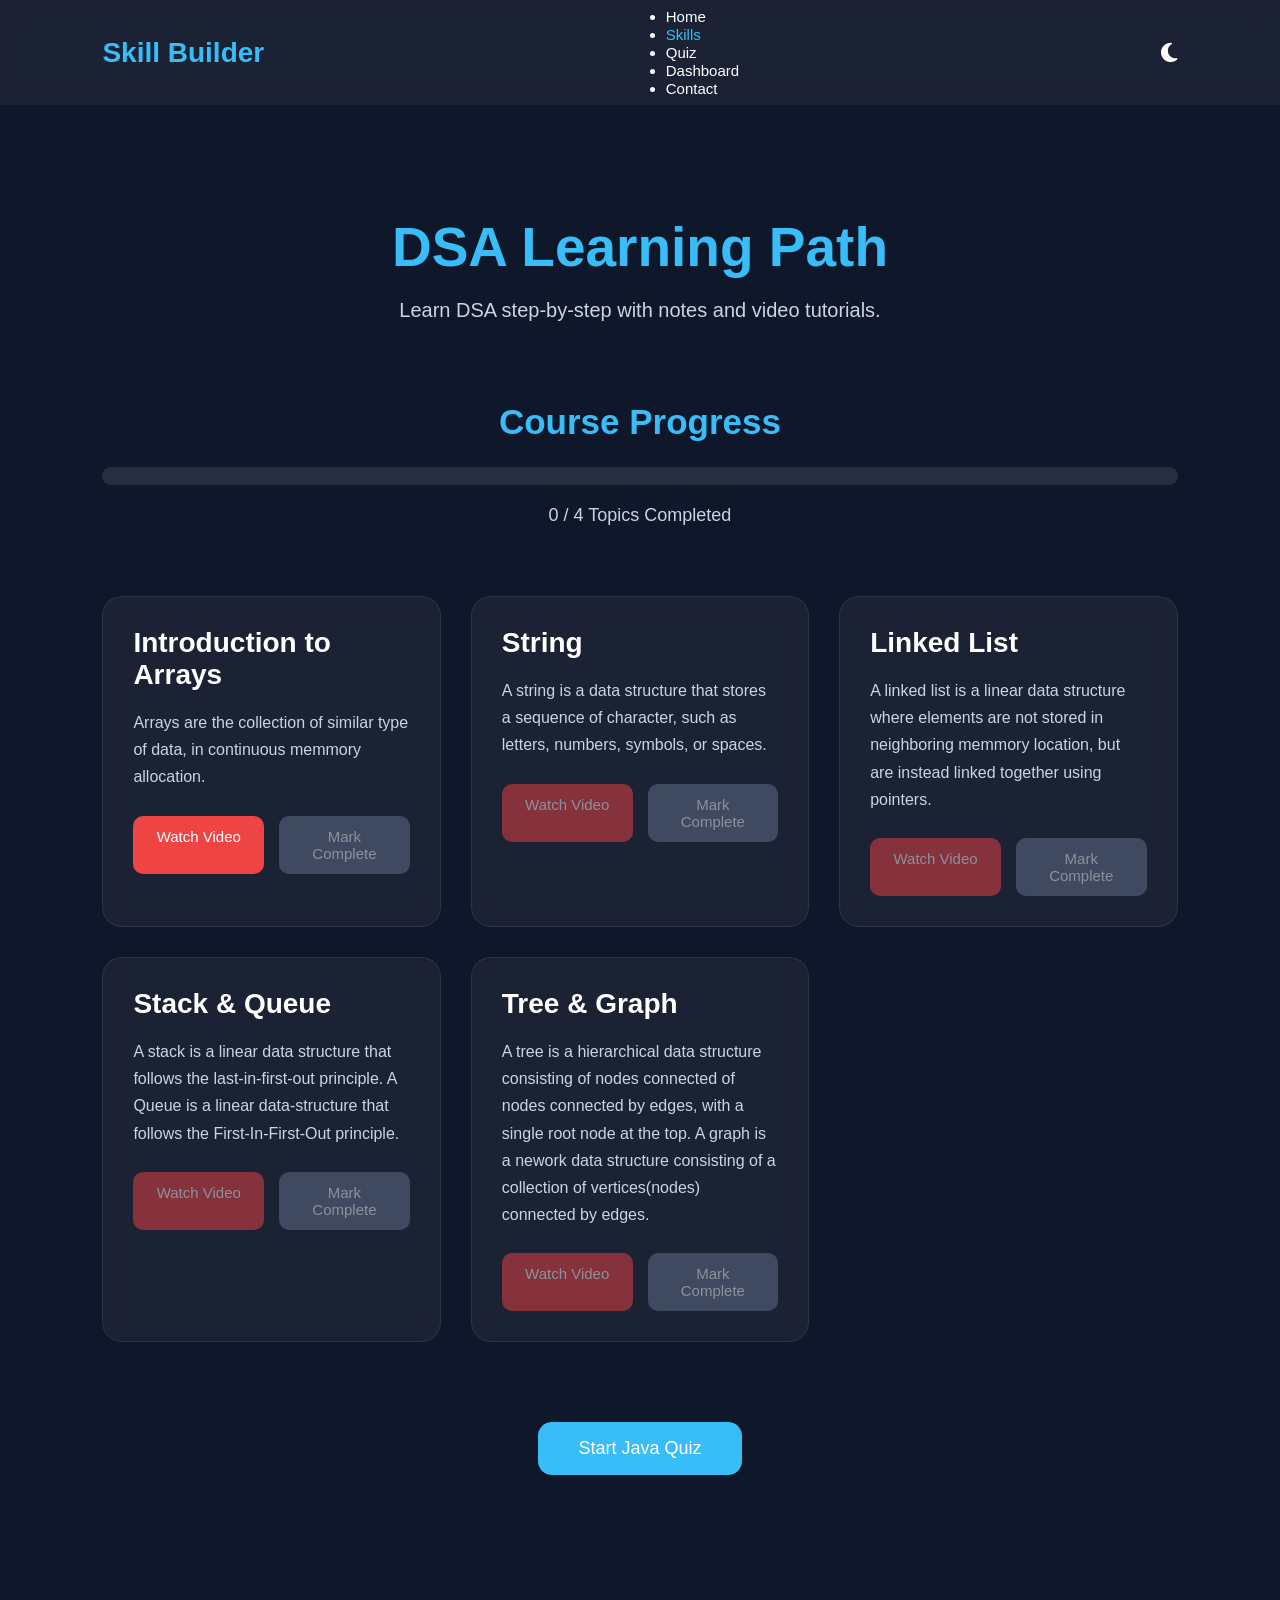
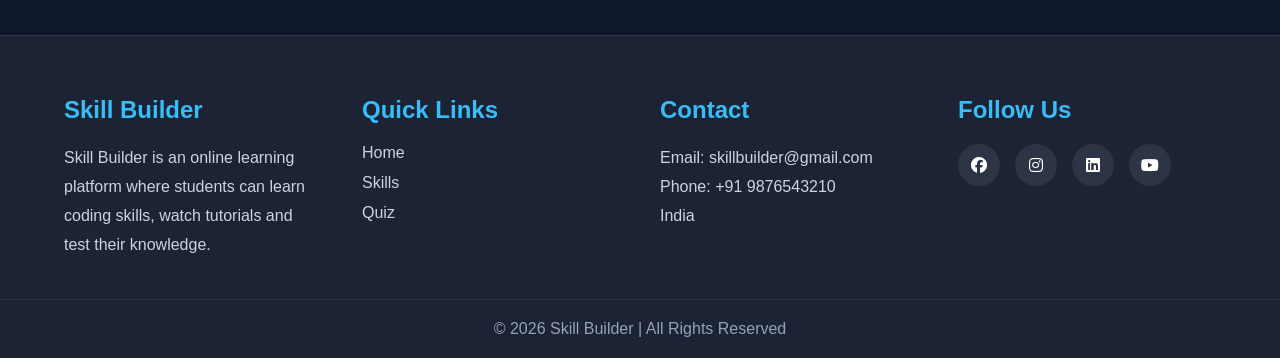
<file: dsa-learning.html>
<!DOCTYPE html>
<html lang="en">
<head>

    <meta charset="UTF-8">

    <meta name="viewport"
    content="width=device-width, initial-scale=1.0">

    <title>dsa Learning | Skill Builder</title>

    <!-- CSS -->

    <link rel="stylesheet" href="style.css">

    <!-- Font Awesome -->

    <link rel="stylesheet"
    href="https://cdnjs.cloudflare.com/ajax/libs/font-awesome/6.5.1/css/all.min.css">

</head>
<body>



    <!-- ================= NAVBAR ================= -->

    <nav class="navbar">

        <div class="logo">
            Skill Builder
        </div>

        <ul class="nav-links">

            <li><a href="index.html">Home</a></li>

            <li><a href="skills.html" class="active">
                Skills
            </a></li>

            <li><a href="quiz.html">
                Quiz
            </a></li>

            <li><a href="#">Dashboard</a></li>

            <li><a href="#">Contact</a></li>

        </ul>

        <i class="fa-solid fa-moon theme-toggle"></i>

    </nav>



    <!-- ================= HEADER ================= -->

    <section class="learning-header">

        <h1>
            DSA Learning Path
        </h1>

        <p>
            Learn DSA step-by-step with notes and video tutorials.
        </p>

    </section>


    <!-- ================= PROGRESS SECTION ================= -->

<section class="progress-section">

    <h2>
        Course Progress
    </h2>

    <div class="progress-bar-container">

        <div class="progress-bar-fill"></div>

    </div>

    <p id="progress-text">
        0 / 4 Topics Completed
    </p>

</section>



    <!-- ================= TOPICS ================= -->

    <section class="learning-topics">

        <div class="topics-container">



            <!-- TOPIC CARD -->

            <div class="topic-card">

                <h2>Introduction to Arrays</h2>

                <p>
                    Arrays are the collection of similar type of data,
                    in continuous memmory allocation.
                </p>

                <div class="topic-buttons">

    <a href="https://youtu.be/8wmn7k1TTcI?si=4tX_eDirlh7W7na7"
       class="video-btn"
       target="_blank">

        Watch Video

    </a>

    <button class="complete-btn" disabled>

        Mark Complete

    </button>

</div>

            </div>



            <!-- TOPIC CARD -->

            <div class="topic-card">

                <h2>String</h2>

                <p>
                    A string is a data structure that stores a sequence of character,
                    such as letters, numbers, symbols, or spaces.
                </p>

                <div class="topic-buttons">

    <a href="https://youtu.be/MOSjYaVymcU?si=y29UOrTkriL9jKF0"
       class="video-btn"
       target="_blank">

        Watch Video

    </a>

    <button class="complete-btn" disabled>

        Mark Complete

    </button>

</div>

            </div>



            <!-- TOPIC CARD -->

            <div class="topic-card">

                <h2>Linked List</h2>

                <p>
                    A linked list is a linear data structure where elements are not stored
                    in neighboring memmory location, but are instead linked together using pointers.
                </p>

                <div class="topic-buttons">

    <a href="https://youtu.be/LyuuqCVkP5I?si=cjjqy61Nzud_OtWK"
       class="video-btn"
       target="_blank">

        Watch Video

    </a>

    <button class="complete-btn" disabled>

        Mark Complete

    </button>

</div>

            </div>



            <!-- TOPIC CARD -->

            <div class="topic-card">

                <h2>Stack & Queue</h2>

                <p>
                    A stack is a linear data structure that follows the last-in-first-out 
                    principle.
                    A Queue is a linear data-structure that follows the First-In-First-Out 
                    principle.
                </p>

                <div class="topic-buttons">

    <a href="https://youtube.com/playlist?list=PLGjplNEQ1it-kmrbYmzQfLWjVOFj6JpEV&si=tPDRwJ93REVAJVcP"
       class="video-btn"
       target="_blank">

        Watch Video

    </a>

    <button class="complete-btn" disabled>

        Mark Complete

    </button>

</div>

            </div>

            <!-- TOPIC CARD -->

            <div class="topic-card">

                <h2>Tree & Graph</h2>

                <p>
                    A tree is a hierarchical data structure consisting of nodes 
                    connected of nodes connected by edges, with a single root node at the top.
                    A graph is a nework data structure consisting of a collection of vertices(nodes)
                    connected by edges.
                </p>

                <div class="topic-buttons">

    <a href="https://youtu.be/RpgyCJBbl5E?si=PMVb6RmHUtSMGOtV"
       class="video-btn"
       target="_blank">

        Watch Video

    </a>

    <button class="complete-btn" disabled>

        Mark Complete

    </button>

</div>

            </div>



        </div>

    </section>



    <!-- ================= QUIZ BUTTON ================= -->

    <section class="start-quiz-section">

        <a href="quiz.html?skill=dsa">

            <button id="start-quiz-btn">

                Start Java Quiz

            </button>

        </a>

    </section>



    <!-- ================= FOOTER ================= -->

<footer class="footer">

    <div class="footer-container">



        <!-- FOOTER ABOUT -->

        <div class="footer-box">

            <h2>
                Skill Builder
            </h2>

            <p>
                Skill Builder is an online learning platform
                where students can learn coding skills,
                watch tutorials and test their knowledge.
            </p>

        </div>



        <!-- QUICK LINKS -->

        <div class="footer-box">

            <h2>
                Quick Links
            </h2>

            <ul>

                <li>
                    <a href="index.html">
                        Home
                    </a>
                </li>

                <li>
                    <a href="skills.html">
                        Skills
                    </a>
                </li>

                <li>
                    <a href="quiz.html">
                        Quiz
                    </a>
                </li>

            </ul>

        </div>



        <!-- CONTACT -->

        <div class="footer-box">

            <h2>
                Contact
            </h2>

            <p>Email: skillbuilder@gmail.com</p>

            <p>Phone: +91 9876543210</p>

            <p>India</p>

        </div>



        <!-- SOCIAL ICONS -->

        <div class="footer-box">

            <h2>
                Follow Us
            </h2>

            <div class="social-icons">

                <a href="#">
                    <i class="fa-brands fa-facebook"></i>
                </a>

                <a href="#">
                    <i class="fa-brands fa-instagram"></i>
                </a>

                <a href="#">
                    <i class="fa-brands fa-linkedin"></i>
                </a>

                <a href="#">
                    <i class="fa-brands fa-youtube"></i>
                </a>

            </div>

        </div>

    </div>



    <!-- COPYRIGHT -->

    <div class="footer-bottom">

        <p>
            © 2026 Skill Builder | All Rights Reserved
        </p>

    </div>

</footer>
    



    <!-- JavaScript -->

    <script src="script.js"></script>

</body>
</html>
</file>
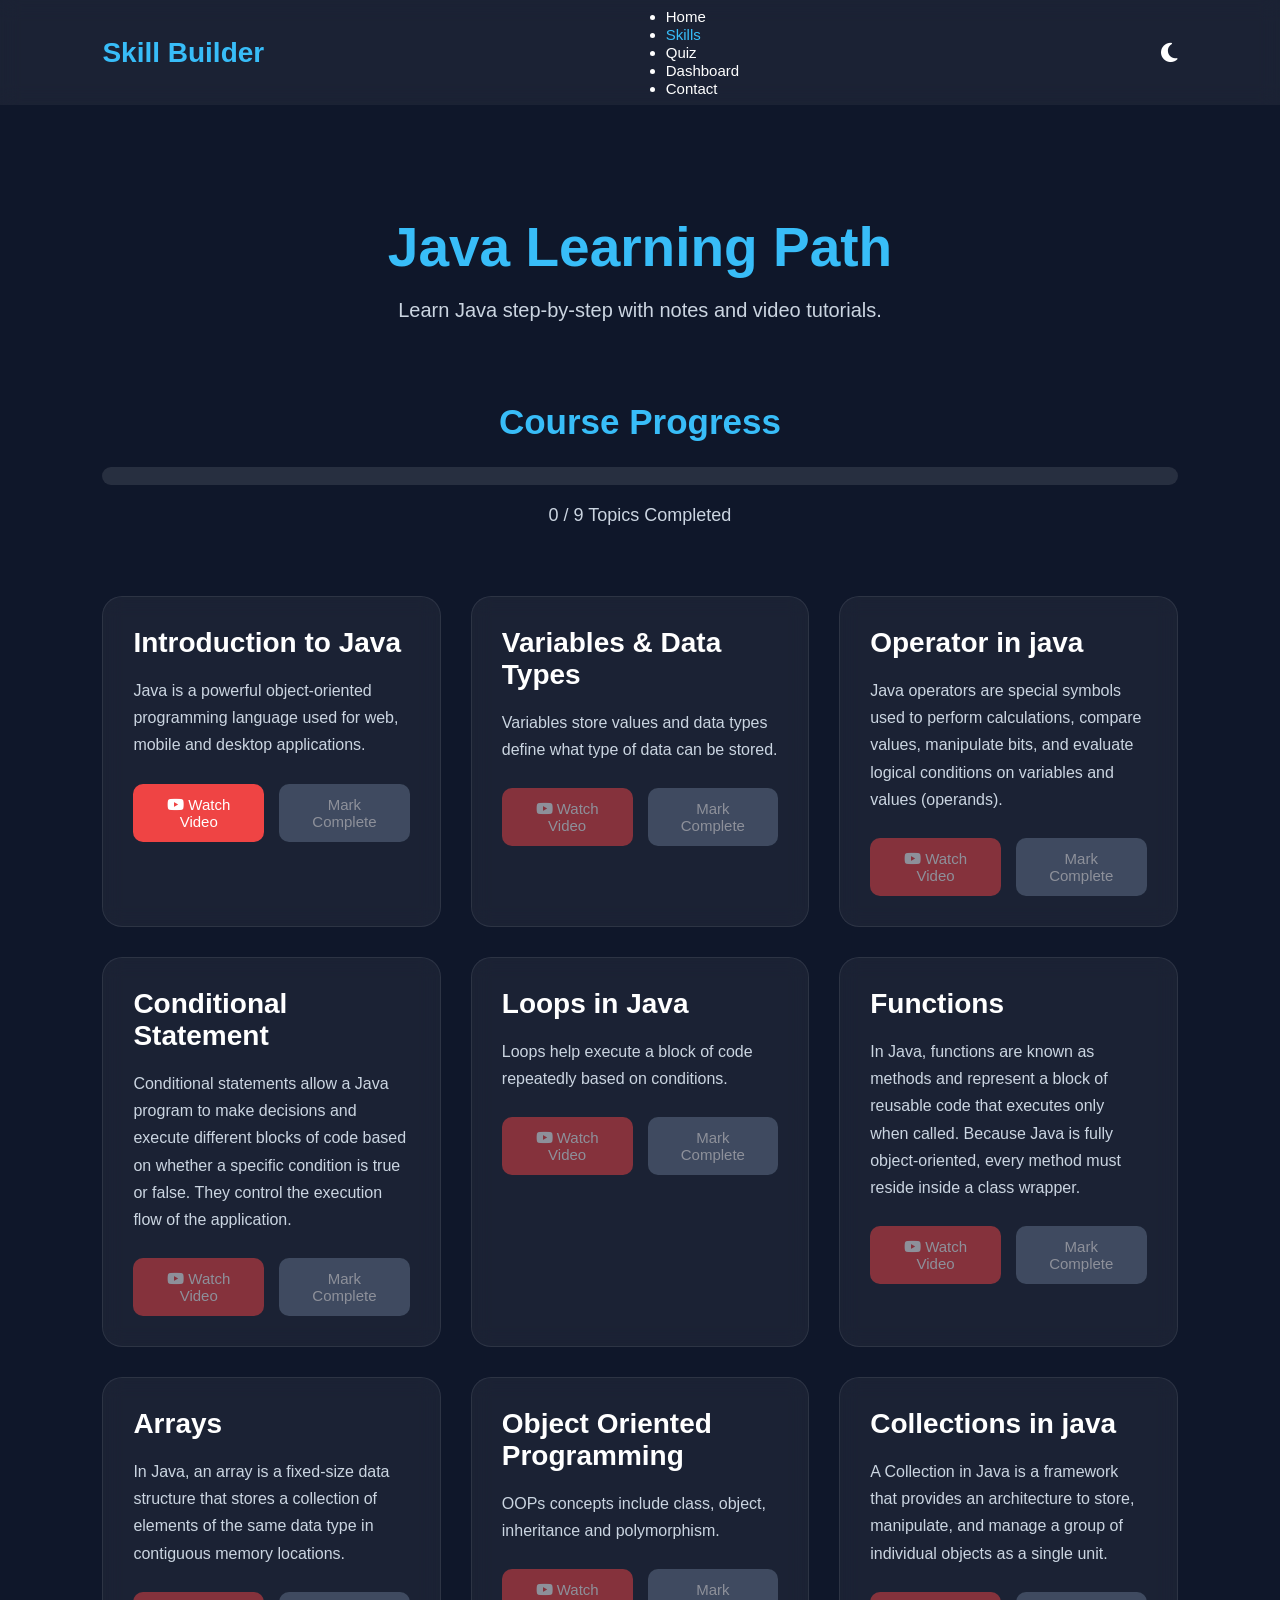
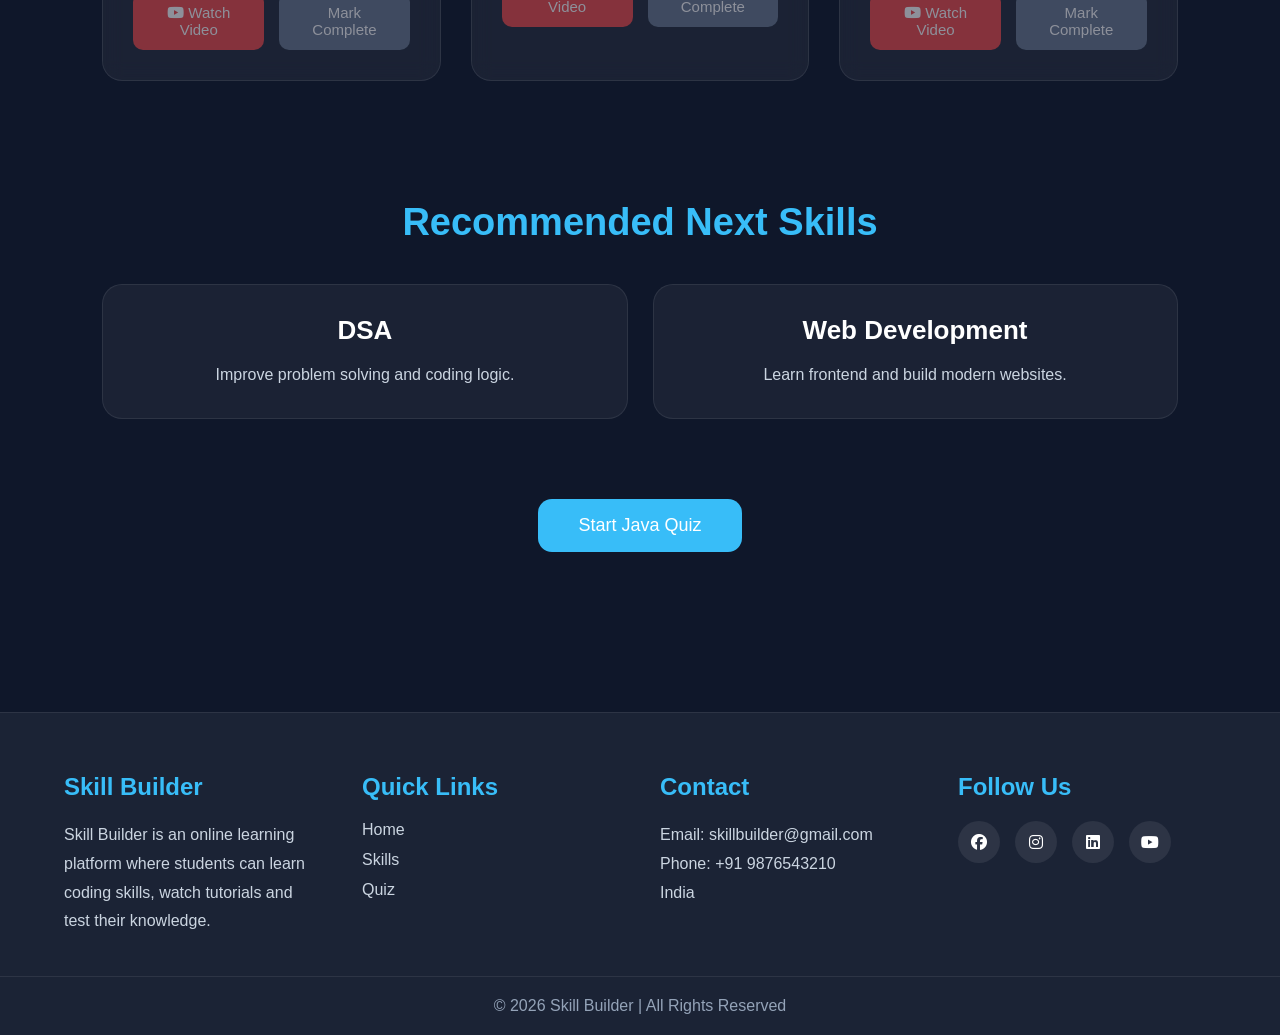
<file: java-learning.html>
<!DOCTYPE html>
<html lang="en">
<head>

    <meta charset="UTF-8">

    <meta name="viewport"
    content="width=device-width, initial-scale=1.0">

    <title>Java Learning | Skill Builder</title>

    <!-- CSS -->

    <link rel="stylesheet" href="style.css">

    <!-- Font Awesome -->

    <link rel="stylesheet"
    href="https://cdnjs.cloudflare.com/ajax/libs/font-awesome/6.5.1/css/all.min.css">

</head>
<body>



    <!-- ================= NAVBAR ================= -->

    <nav class="navbar">

        <div class="logo">
            Skill Builder
        </div>

        <ul class="nav-links">

            <li><a href="index.html">Home</a></li>

            <li><a href="skills.html" class="active">
                Skills
            </a></li>

            <li><a href="quiz.html">
                Quiz
            </a></li>

            <li><a href="#">Dashboard</a></li>

            <li><a href="#">Contact</a></li>

        </ul>

        <i class="fa-solid fa-moon theme-toggle"></i>

    </nav>



    <!-- ================= HEADER ================= -->

    <section class="learning-header">

        <h1>
            Java Learning Path
        </h1>

        <p>
            Learn Java step-by-step with notes and video tutorials.
        </p>

    </section>


    <!-- ================= PROGRESS SECTION ================= -->

<section class="progress-section">

    <h2>
        Course Progress
    </h2>

    <div class="progress-bar-container">

        <div class="progress-bar-fill"></div>

    </div>

    <p id="progress-text">
        0 / 9 Topics Completed
    </p>

</section>



    <!-- ================= TOPICS ================= -->

    <section class="learning-topics">

        <div class="topics-container">



            <!-- TOPIC CARD -->

            <div class="topic-card">

                <h2>Introduction to Java</h2>

                <p>
                    Java is a powerful object-oriented programming language
                    used for web, mobile and desktop applications.
                </p>

                <div class="topic-buttons">

                    <a href="https://youtu.be/yRpLlJmRo2w?si=QoV186wgoR_QLqae"
                    target="_blank"
                    class="video-btn">

                        <i class="fa-brands fa-youtube"></i>

                        Watch Video

                    </a>

                    <button class="complete-btn">
                        Mark Complete
                    </button>

                </div>

            </div>



            <!-- TOPIC CARD -->

            <div class="topic-card">

                <h2>Variables & Data Types</h2>

                <p>
                    Variables store values and data types define what
                    type of data can be stored.
                </p>

                <div class="topic-buttons">

                    <a href="https://youtu.be/LusTv0RlnSU?si=XUFFOzzFEOEvQxlg"
                    target="_blank"
                    class="video-btn">

                        <i class="fa-brands fa-youtube"></i>

                        Watch Video

                    </a>

                    <button class="complete-btn">
                        Mark Complete
                    </button>

                </div>

            </div>







            <!-- TOPIC CARD -->

            <div class="topic-card">

                <h2>Operator in java</h2>

                <p>
                    Java operators are special symbols used to perform calculations, compare values, manipulate bits, and evaluate logical conditions on variables and values (operands).
                </p>

                <div class="topic-buttons">

                    <a href="https://youtu.be/Oud4alVQU4s?si=Yv44LLHI8LmVbHAc"
                    target="_blank"
                    class="video-btn">

                        <i class="fa-brands fa-youtube"></i>

                        Watch Video

                    </a>

                    <button class="complete-btn">
                        Mark Complete
                    </button>

                </div>

            </div>



            <!-- TOPIC CARD -->

            <div class="topic-card">

                <h2>Conditional Statement</h2>

                <p>
                    Conditional statements allow a Java program to make decisions and execute different blocks of code based on whether a specific condition is true or false. They control the execution flow of the application.
                </p>

                <div class="topic-buttons">

                    <a href="https://youtu.be/I5srDu75h_M?si=jlR8VQUTEB92zU3w"
                    target="_blank"
                    class="video-btn">

                        <i class="fa-brands fa-youtube"></i>

                        Watch Video

                    </a>

                    <button class="complete-btn">
                        Mark Complete
                    </button>

                </div>

            </div>




            <!-- TOPIC CARD -->

            <div class="topic-card">

                <h2>Loops in Java</h2>

                <p>
                    Loops help execute a block of code repeatedly
                    based on conditions.
                </p>

                <div class="topic-buttons">

                    <a href="https://youtu.be/0r1SfRoLuzU?si=13CL30M-YcNdcaRb"
                    target="_blank"
                    class="video-btn">

                        <i class="fa-brands fa-youtube"></i>

                        Watch Video

                    </a>

                    <button class="complete-btn">
                        Mark Complete
                    </button>

                </div>

            </div>






            <!-- TOPIC CARD -->

            <div class="topic-card">

                <h2>Functions</h2>

                <p>
                    In Java, functions are known as methods and represent a block of reusable code that executes only when called. Because Java is fully object-oriented, every method must reside inside a class wrapper.
                </p>

                <div class="topic-buttons">

                    <a href="https://youtu.be/qcSz4ef9UHA?si=YbSBqeUgNPdZRrjd"
                    target="_blank"
                    class="video-btn">

                        <i class="fa-brands fa-youtube"></i>

                        Watch Video

                    </a>

                    <button class="complete-btn">
                        Mark Complete
                    </button>

                </div>

            </div>





            <!-- TOPIC CARD -->

            <div class="topic-card">

                <h2>Arrays</h2>

                <p>
                    In Java, an array is a fixed-size data structure that stores a collection of elements of the same data type in contiguous memory locations.
                </p>

                <div class="topic-buttons">

                    <a href="https://youtu.be/NTHVTY6w2Co?si=yIP0nN5TDc2s3GW5"
                    target="_blank"
                    class="video-btn">

                        <i class="fa-brands fa-youtube"></i>

                        Watch Video

                    </a>

                    <button class="complete-btn">
                        Mark Complete
                    </button>

                </div>

            </div>






            <!-- TOPIC CARD -->

            <div class="topic-card">

                <h2>Object Oriented Programming</h2>

                <p>
                    OOPs concepts include class, object,
                    inheritance and polymorphism.
                </p>

                <div class="topic-buttons">

                    <a href="https://youtu.be/bSrm9RXwBaI?si=NdyWbwD7nqhDBOfx"
                    target="_blank"
                    class="video-btn">

                        <i class="fa-brands fa-youtube"></i>

                        Watch Video

                    </a>

                    <button class="complete-btn">
                        Mark Complete
                    </button>

                </div>

            </div>



            <!-- TOPIC CARD -->

            <div class="topic-card">

                <h2>Collections in java</h2>

                <p>
                    A Collection in Java is a framework that provides an architecture to store, manipulate, and manage a group of individual objects as a single unit.
                </p>

                <div class="topic-buttons">

                    <a href="https://youtu.be/VphowcSkBX4?si=c0vruEcm9hTuk56x"
                    target="_blank"
                    class="video-btn">

                        <i class="fa-brands fa-youtube"></i>

                        Watch Video

                    </a>

                    <button class="complete-btn">
                        Mark Complete
                    </button>

                </div>

            </div>






        </div>

    </section>



    <!-- ================= RECOMMENDATIONS ================= -->

<section class="recommend-section">

    <h2>
        Recommended Next Skills
    </h2>

    <div class="recommend-container">

        <!-- CARD 1 -->

        <div class="recommend-card">

            <h3>DSA</h3>

            <p>
                Improve problem solving and coding logic.
            </p>

        </div>



        <!-- CARD 2 -->

        <div class="recommend-card">

            <h3>Web Development</h3>

            <p>
                Learn frontend and build modern websites.
            </p>

        </div>

    </div>

</section>



    <!-- ================= QUIZ BUTTON ================= -->

    <section class="start-quiz-section">

        <a href="quiz.html?skill=java">

            <button id="start-quiz-btn">

                Start Java Quiz

            </button>

        </a>

    </section>



    <!-- ================= FOOTER ================= -->

<footer class="footer">

    <div class="footer-container">



        <!-- FOOTER ABOUT -->

        <div class="footer-box">

            <h2>
                Skill Builder
            </h2>

            <p>
                Skill Builder is an online learning platform
                where students can learn coding skills,
                watch tutorials and test their knowledge.
            </p>

        </div>



        <!-- QUICK LINKS -->

        <div class="footer-box">

            <h2>
                Quick Links
            </h2>

            <ul>

                <li>
                    <a href="index.html">
                        Home
                    </a>
                </li>

                <li>
                    <a href="skills.html">
                        Skills
                    </a>
                </li>

                <li>
                    <a href="quiz.html">
                        Quiz
                    </a>
                </li>

            </ul>

        </div>



        <!-- CONTACT -->

        <div class="footer-box">

            <h2>
                Contact
            </h2>

            <p>Email: skillbuilder@gmail.com</p>

            <p>Phone: +91 9876543210</p>

            <p>India</p>

        </div>



        <!-- SOCIAL ICONS -->

        <div class="footer-box">

            <h2>
                Follow Us
            </h2>

            <div class="social-icons">

                <a href="#">
                    <i class="fa-brands fa-facebook"></i>
                </a>

                <a href="#">
                    <i class="fa-brands fa-instagram"></i>
                </a>

                <a href="#">
                    <i class="fa-brands fa-linkedin"></i>
                </a>

                <a href="#">
                    <i class="fa-brands fa-youtube"></i>
                </a>

            </div>

        </div>

    </div>



    <!-- COPYRIGHT -->

    <div class="footer-bottom">

        <p>
            © 2026 Skill Builder | All Rights Reserved
        </p>

    </div>

</footer>



    <!-- JavaScript -->

    <script src="script.js"></script>

</body>
</html>
</file>
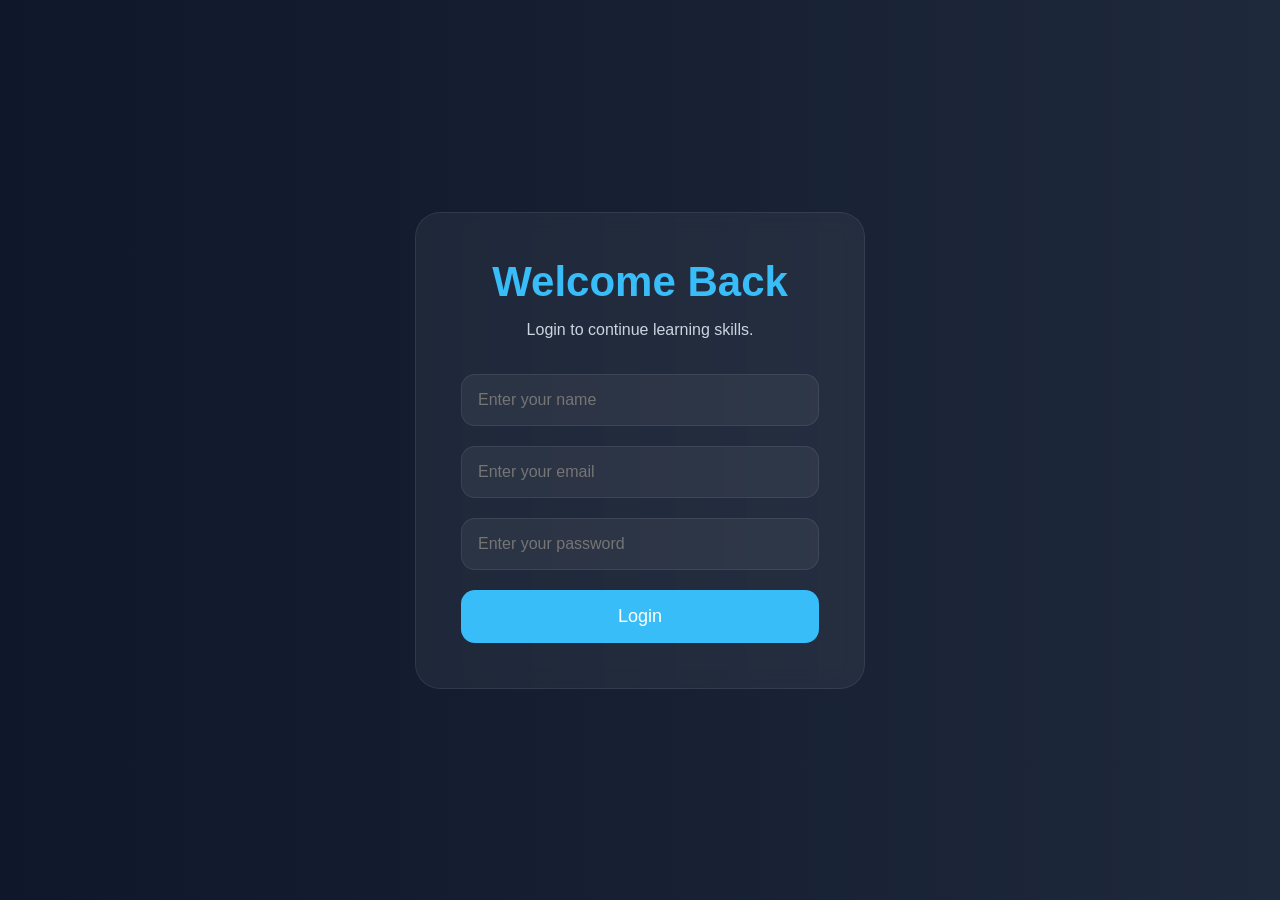
<file: login.html>
<!DOCTYPE html>
<html lang="en">
<head>

    <meta charset="UTF-8">

    <meta name="viewport"
    content="width=device-width, initial-scale=1.0">

    <title>Login | Skill Builder</title>

    <!-- CSS -->

    <link rel="stylesheet" href="style.css">

    <!-- Font Awesome -->

    <link rel="stylesheet"
    href="https://cdnjs.cloudflare.com/ajax/libs/font-awesome/6.5.1/css/all.min.css">

</head>
<body>



    <!-- ================= LOGIN SECTION ================= -->

    <section class="login-section">

        <div class="login-box">

            <h1>
                Welcome Back
            </h1>

            <p>
                Login to continue learning skills.
            </p>



            <form id="login-form">

                <!-- NAME -->

                <input type="text"
                placeholder="Enter your name"
                required>



                <!-- EMAIL -->

                <input type="email"
                placeholder="Enter your email"
                required>



                <!-- PASSWORD -->

                <input type="password"
                placeholder="Enter your password"
                required>



                <!-- BUTTON -->

                <button type="submit">

                    Login

                </button>

            </form>

        </div>

    </section>



    <!-- JavaScript -->

    <script src="script.js"></script>

</body>
</html>
</file>
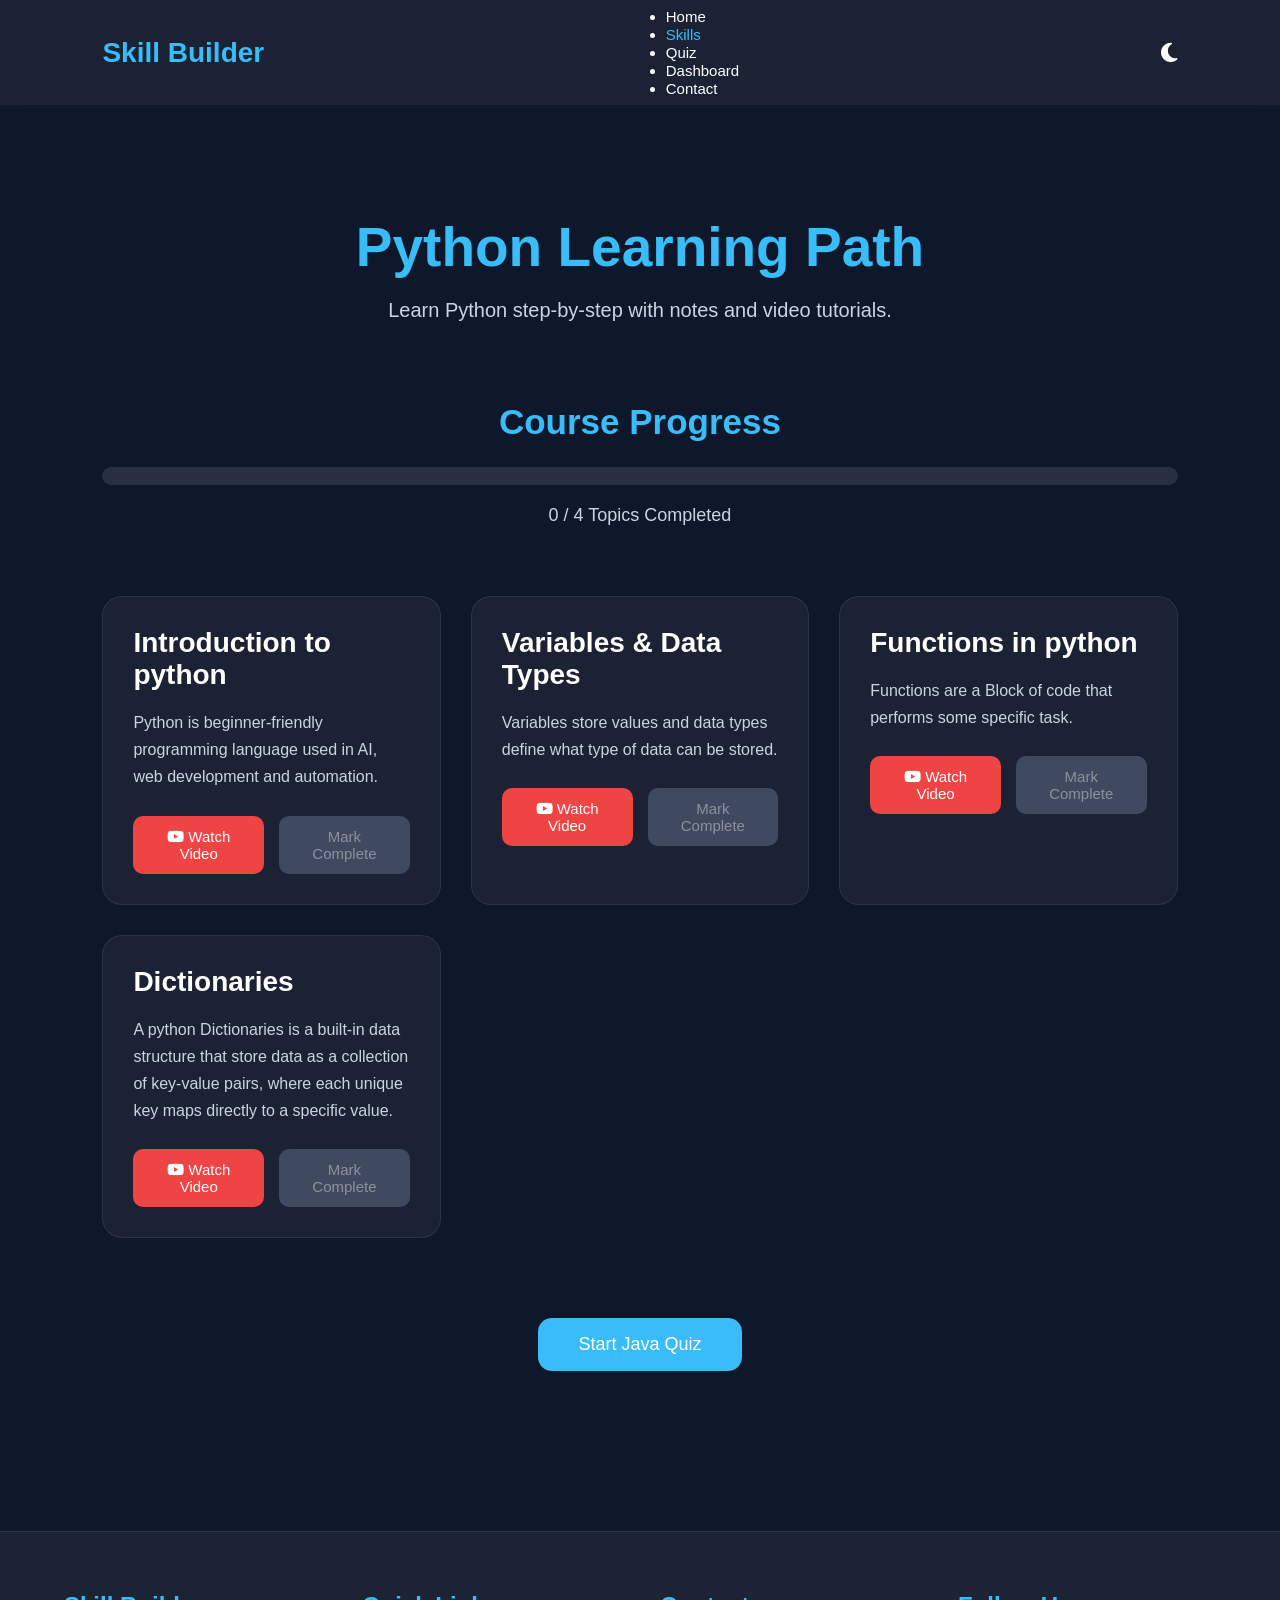
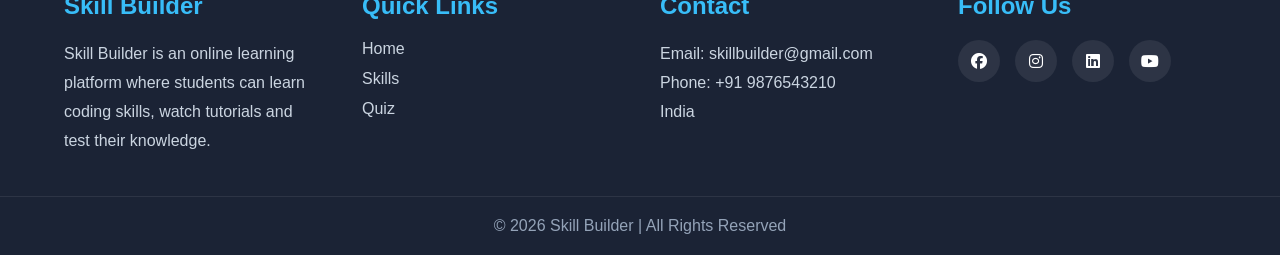
<file: python-learning.html>
<!DOCTYPE html>
<html lang="en">
<head>

    <meta charset="UTF-8">

    <meta name="viewport"
    content="width=device-width, initial-scale=1.0">

    <title>Python Learning | Skill Builder</title>

    <!-- CSS -->

    <link rel="stylesheet" href="style.css">

    <!-- Font Awesome -->

    <link rel="stylesheet"
    href="https://cdnjs.cloudflare.com/ajax/libs/font-awesome/6.5.1/css/all.min.css">

</head>
<body>



    <!-- ================= NAVBAR ================= -->

    <nav class="navbar">

        <div class="logo">
            Skill Builder
        </div>

        <ul class="nav-links">

            <li><a href="index.html">Home</a></li>

            <li><a href="skills.html" class="active">
                Skills
            </a></li>

            <li><a href="quiz.html">
                Quiz
            </a></li>

            <li><a href="#">Dashboard</a></li>

            <li><a href="#">Contact</a></li>

        </ul>

        <i class="fa-solid fa-moon theme-toggle"></i>

    </nav>



    <!-- ================= HEADER ================= -->

    <section class="learning-header">

        <h1>
            Python Learning Path
        </h1>

        <p>
            Learn Python step-by-step with notes and video tutorials.
        </p>

    </section>


    <!-- ================= PROGRESS SECTION ================= -->

<section class="progress-section">

    <h2>
        Course Progress
    </h2>

    <div class="progress-bar-container">

        <div class="progress-bar-fill"></div>

    </div>

    <p id="progress-text">
        0 / 4 Topics Completed
    </p>

</section>



    <!-- ================= TOPICS ================= -->

    <section class="learning-topics">

        <div class="topics-container">



            <!-- TOPIC CARD -->

            <div class="topic-card">

                <h2>Introduction to python</h2>

                <p>
                    Python is beginner-friendly programming language used in 
                    AI, web development and automation.
                </p>

                <div class="topic-buttons">

                    <a href="https://youtu.be/_uQrJ0TkZlc"
                    target="_blank">

                        <i class="fa-brands fa-youtube"></i>

                        Watch Video

                    </a>

                    <button class="complete-btn">
                        Mark Complete
                    </button>

                </div>

            </div>



            <!-- TOPIC CARD -->

            <div class="topic-card">

                <h2>Variables & Data Types</h2>

                <p>
                    Variables store values and data types define what
                    type of data can be stored.
                </p>

                <div class="topic-buttons">

                    <a href="https://youtu.be/ORCuz7s5cCY?si=tb9FWEZz975SY8nI"
                    target="_blank">

                        <i class="fa-brands fa-youtube"></i>

                        Watch Video

                    </a>

                    <button class="complete-btn">
                        Mark Complete
                    </button>

                </div>

            </div>



            <!-- TOPIC CARD -->

            <div class="topic-card">

                <h2>Functions in python</h2>

                <p>
                    Functions are a Block of code that performs some specific task.
                </p>

                <div class="topic-buttons">

                    <a href="https://youtu.be/OvTH-7ESoRA?si=QZqAqwC1qQoveLZt"
                    target="_blank">

                        <i class="fa-brands fa-youtube"></i>

                        Watch Video

                    </a>

                    <button class="complete-btn">
                        Mark Complete
                    </button>

                </div>

            </div>



            <!-- TOPIC CARD -->

            <div class="topic-card">

                <h2>Dictionaries</h2>

                <p>
                    A python Dictionaries is a built-in data structure that store data as a collection 
                    of key-value pairs, where each unique key maps directly to a specific value.
                </p>

                <div class="topic-buttons">

                    <a href="https://youtu.be/brnsFCa7npc?si=RTyj09i1Pu42BpFe"
                    target="_blank">

                        <i class="fa-brands fa-youtube"></i>

                        Watch Video

                    </a>

                    <button class="complete-btn">
                        Mark Complete
                    </button>

                </div>

            </div>



        </div>

    </section>



    <!-- ================= QUIZ BUTTON ================= -->

    <section class="start-quiz-section">

        <a href="quiz.html?skill=python">

            <button id="start-quiz-btn">

                Start Java Quiz

            </button>

        </a>

    </section>



    <!-- ================= FOOTER ================= -->

<footer class="footer">

    <div class="footer-container">



        <!-- FOOTER ABOUT -->

        <div class="footer-box">

            <h2>
                Skill Builder
            </h2>

            <p>
                Skill Builder is an online learning platform
                where students can learn coding skills,
                watch tutorials and test their knowledge.
            </p>

        </div>



        <!-- QUICK LINKS -->

        <div class="footer-box">

            <h2>
                Quick Links
            </h2>

            <ul>

                <li>
                    <a href="index.html">
                        Home
                    </a>
                </li>

                <li>
                    <a href="skills.html">
                        Skills
                    </a>
                </li>

                <li>
                    <a href="quiz.html">
                        Quiz
                    </a>
                </li>

            </ul>

        </div>



        <!-- CONTACT -->

        <div class="footer-box">

            <h2>
                Contact
            </h2>

            <p>Email: skillbuilder@gmail.com</p>

            <p>Phone: +91 9876543210</p>

            <p>India</p>

        </div>



        <!-- SOCIAL ICONS -->

        <div class="footer-box">

            <h2>
                Follow Us
            </h2>

            <div class="social-icons">

                <a href="#">
                    <i class="fa-brands fa-facebook"></i>
                </a>

                <a href="#">
                    <i class="fa-brands fa-instagram"></i>
                </a>

                <a href="#">
                    <i class="fa-brands fa-linkedin"></i>
                </a>

                <a href="#">
                    <i class="fa-brands fa-youtube"></i>
                </a>

            </div>

        </div>

    </div>



    <!-- COPYRIGHT -->

    <div class="footer-bottom">

        <p>
            © 2026 Skill Builder | All Rights Reserved
        </p>

    </div>

</footer>

    <!-- JavaScript -->

    <script src="script.js"></script>

</body>
</html>
</file>
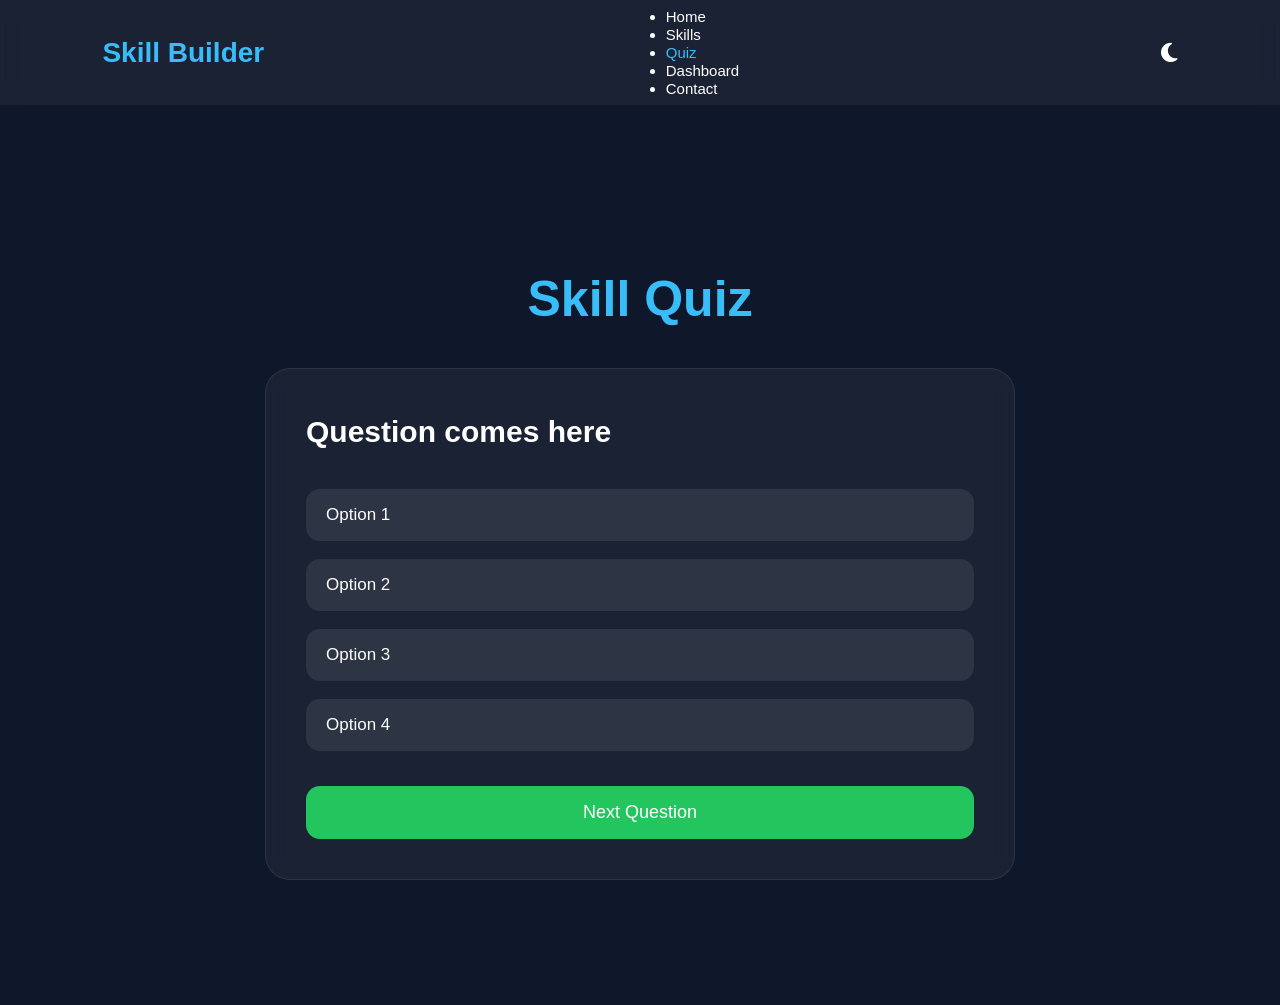
<file: quiz.html>
<!DOCTYPE html>
<html lang="en">
<head>

    <meta charset="UTF-8">

    <meta name="viewport"
    content="width=device-width, initial-scale=1.0">

    <title>Skill Quiz | Skill Builder</title>

    <!-- CSS -->

    <link rel="stylesheet" href="style.css">

    <!-- Font Awesome -->

    <link rel="stylesheet"
    href="https://cdnjs.cloudflare.com/ajax/libs/font-awesome/6.5.1/css/all.min.css">

</head>
<body>



    <!-- ================= NAVBAR ================= -->

    <nav class="navbar">

        <div class="logo">
            Skill Builder
        </div>

        <ul class="nav-links">

            <li><a href="index.html">Home</a></li>

            <li><a href="skills.html">
                Skills
            </a></li>

            <li><a href="quiz.html" class="active">
                Quiz
            </a></li>

            <li><a href="#">Dashboard</a></li>

            <li><a href="#">Contact</a></li>

        </ul>

        <i class="fa-solid fa-moon theme-toggle"></i>

    </nav>



    <!-- ================= QUIZ SECTION ================= -->

    <section class="quiz-section">

        <div class="quiz-container">

            <h1 id="quiz-title">
                Skill Quiz
            </h1>

            <div class="quiz-box">

                <!-- QUESTION -->

                <h2 id="question">
                    Question comes here
                </h2>



                <!-- OPTIONS -->

                <div class="options">

                    <button class="option-btn">
                        Option 1
                    </button>

                    <button class="option-btn">
                        Option 2
                    </button>

                    <button class="option-btn">
                        Option 3
                    </button>

                    <button class="option-btn">
                        Option 4
                    </button>

                </div>



                <!-- NEXT BUTTON -->

                <button id="next-btn">

                    Next Question

                </button>

            </div>

        </div>

    </section>



    <!-- ================= RESULT BOX ================= -->

    <section class="result-section">

        <div class="result-box">

            <h1>
                Quiz Completed 🎉
            </h1>

            <p id="score-text">
                Your Score: 0 / 5
            </p>

            <a href="skills.html">

                <button>
                    Back to Skills
                </button>

            </a>

        </div>

    </section>



    <!-- JavaScript -->

    <script src="script.js"></script>

</body>
</html>
</file>
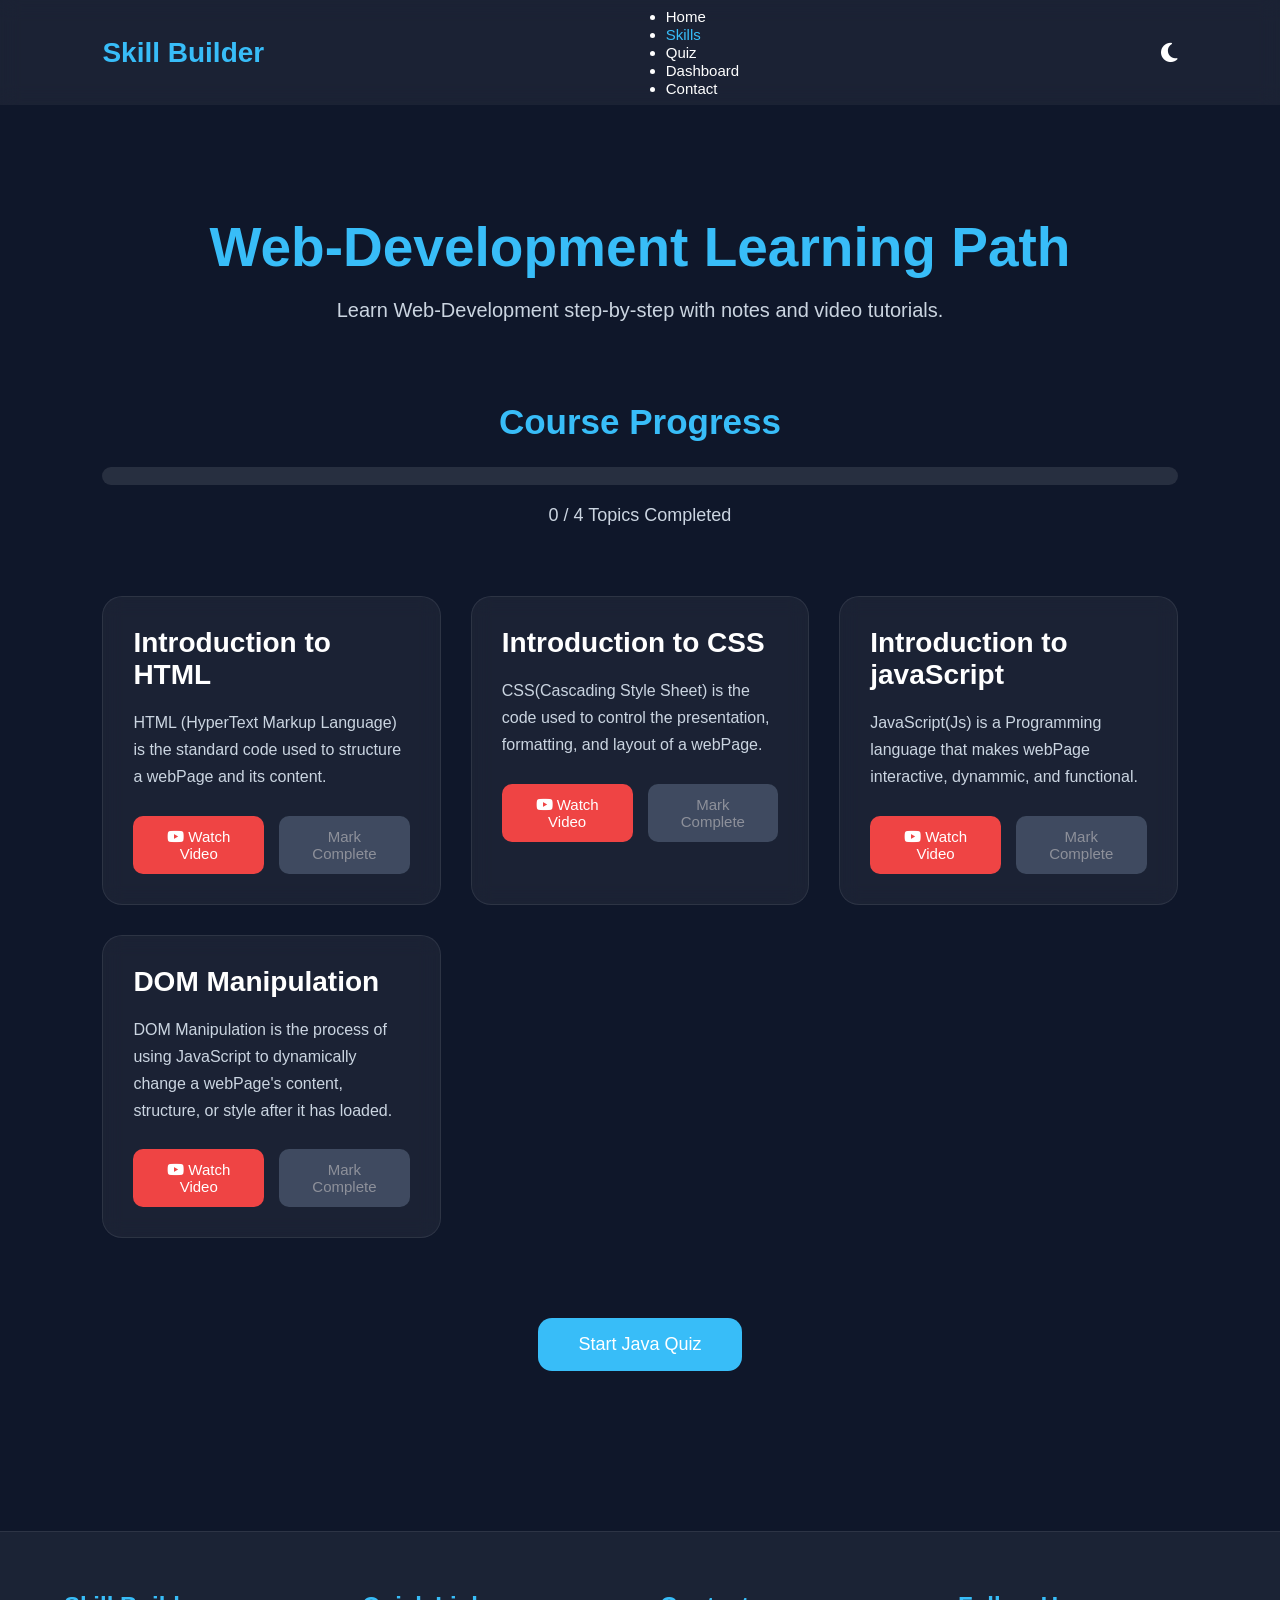
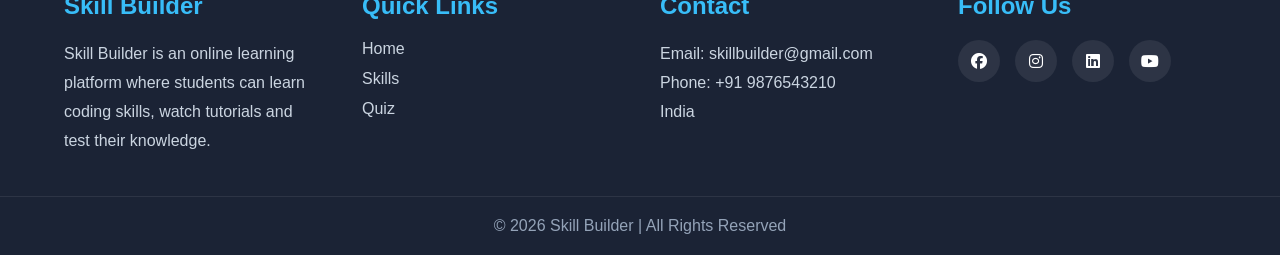
<file: web-learning.html>
<!DOCTYPE html>
<html lang="en">
<head>

    <meta charset="UTF-8">

    <meta name="viewport"
    content="width=device-width, initial-scale=1.0">

    <title>web Learning | Skill Builder</title>

    <!-- CSS -->

    <link rel="stylesheet" href="style.css">

    <!-- Font Awesome -->

    <link rel="stylesheet"
    href="https://cdnjs.cloudflare.com/ajax/libs/font-awesome/6.5.1/css/all.min.css">

</head>
<body>



    <!-- ================= NAVBAR ================= -->

    <nav class="navbar">

        <div class="logo">
            Skill Builder
        </div>

        <ul class="nav-links">

            <li><a href="index.html">Home</a></li>

            <li><a href="skills.html" class="active">
                Skills
            </a></li>

            <li><a href="quiz.html">
                Quiz
            </a></li>

            <li><a href="#">Dashboard</a></li>

            <li><a href="#">Contact</a></li>

        </ul>

        <i class="fa-solid fa-moon theme-toggle"></i>

    </nav>



    <!-- ================= HEADER ================= -->

    <section class="learning-header">

        <h1>
            Web-Development Learning Path
        </h1>

        <p>
            Learn Web-Development step-by-step with notes and video tutorials.
        </p>

    </section>


    <!-- ================= PROGRESS SECTION ================= -->

<section class="progress-section">

    <h2>
        Course Progress
    </h2>

    <div class="progress-bar-container">

        <div class="progress-bar-fill"></div>

    </div>

    <p id="progress-text">
        0 / 4 Topics Completed
    </p>

</section>



    <!-- ================= TOPICS ================= -->

    <section class="learning-topics">

        <div class="topics-container">



            <!-- TOPIC CARD -->

            <div class="topic-card">

                <h2>Introduction to HTML</h2>

                <p>
                    HTML (HyperText Markup Language) is the standard code used to
                    structure a webPage and its content.
                </p>

                <div class="topic-buttons">

                    <a href="https://youtu.be/HcOc7P5BMi4?si=FSnNbogfpmKQhVKp"
                    target="_blank">

                        <i class="fa-brands fa-youtube"></i>

                        Watch Video

                    </a>

                    <button class="complete-btn">
                        Mark Complete
                    </button>

                </div>

            </div>



            <!-- TOPIC CARD -->

            <div class="topic-card">

                <h2>Introduction to CSS</h2>

                <p>
                    CSS(Cascading Style Sheet) is the code used to control the 
                    presentation, formatting, and layout of a webPage.
                </p>

                <div class="topic-buttons">

                    <a href="https://youtu.be/ESnrn1kAD4E?si=yt58pDkIZM9kI3gG"
                    target="_blank">

                        <i class="fa-brands fa-youtube"></i>

                        Watch Video

                    </a>

                    <button class="complete-btn">
                        Mark Complete
                    </button>

                </div>

            </div>



            <!-- TOPIC CARD -->

            <div class="topic-card">

                <h2>Introduction to javaScript</h2>

                <p>
                    JavaScript(Js) is a Programming language that makes webPage
                    interactive, dynammic, and functional.
                </p>

                <div class="topic-buttons">

                    <a href="https://youtube.com/playlist?list=PLGjplNEQ1it_oTvuLRNqXfz_v_0pq6unW&si=4oaN4riiNDHYVTfW"
                    target="_blank">

                        <i class="fa-brands fa-youtube"></i>

                        Watch Video

                    </a>

                    <button class="complete-btn">
                        Mark Complete
                    </button>

                </div>

            </div>



            <!-- TOPIC CARD -->

            <div class="topic-card">

                <h2>DOM Manipulation</h2>

                <p>
                    DOM Manipulation is the process of using JavaScript to dynamically change a webPage's 
                    content, structure, or style after it has loaded.
                </p>

                <div class="topic-buttons">

                    <a href="https://youtu.be/7zcXPCt8Ck0?si=vKbO7ePgjcgBQXT8"
                    target="_blank">

                        <i class="fa-brands fa-youtube"></i>

                        Watch Video

                    </a>

                    <button class="complete-btn">
                        Mark Complete
                    </button>

                </div>

            </div>



        </div>

    </section>



    <!-- ================= QUIZ BUTTON ================= -->

    <section class="start-quiz-section">

        <a href="quiz.html?skill=web">

            <button id="start-quiz-btn">

                Start Java Quiz

            </button>

        </a>

    </section>



   <!-- ================= FOOTER ================= -->

<footer class="footer">

    <div class="footer-container">



        <!-- FOOTER ABOUT -->

        <div class="footer-box">

            <h2>
                Skill Builder
            </h2>

            <p>
                Skill Builder is an online learning platform
                where students can learn coding skills,
                watch tutorials and test their knowledge.
            </p>

        </div>



        <!-- QUICK LINKS -->

        <div class="footer-box">

            <h2>
                Quick Links
            </h2>

            <ul>

                <li>
                    <a href="index.html">
                        Home
                    </a>
                </li>

                <li>
                    <a href="skills.html">
                        Skills
                    </a>
                </li>

                <li>
                    <a href="quiz.html">
                        Quiz
                    </a>
                </li>

            </ul>

        </div>



        <!-- CONTACT -->

        <div class="footer-box">

            <h2>
                Contact
            </h2>

            <p>Email: skillbuilder@gmail.com</p>

            <p>Phone: +91 9876543210</p>

            <p>India</p>

        </div>



        <!-- SOCIAL ICONS -->

        <div class="footer-box">

            <h2>
                Follow Us
            </h2>

            <div class="social-icons">

                <a href="#">
                    <i class="fa-brands fa-facebook"></i>
                </a>

                <a href="#">
                    <i class="fa-brands fa-instagram"></i>
                </a>

                <a href="#">
                    <i class="fa-brands fa-linkedin"></i>
                </a>

                <a href="#">
                    <i class="fa-brands fa-youtube"></i>
                </a>

            </div>

        </div>

    </div>



    <!-- COPYRIGHT -->

    <div class="footer-bottom">

        <p>
            © 2026 Skill Builder | All Rights Reserved
        </p>

    </div>

</footer>


    <!-- JavaScript -->

    <script src="script.js"></script>

</body>
</html>
</file>
<file: style.css>
html{
    scroll-behavior: smooth;
}
@import url('https://fonts.googleapis.com/css2?family=Poppins:wght@300;400;500;600;700&display=swap');


/* Global Styling */
*{
    margin: 0;
    padding: 0;
    box-sizing: border-box;
    font-family: "Poppins", sans-serif;
}

body{
    background-color: #0f172a;
    color: white;
}

/* NAVBAR */
.navbar{
    width: 100%;
    height: 105px;

    display: flex;
    justify-content: space-between;
    align-items: center;

    padding: 0 8%;

    background: rgba(255, 255, 255, 0.05);

    backdrop-filter: blur(10px);

    position: sticky;
    top: 0;

    z-index: 1000;
}

.logo{
    font-size: 28px;
    font-weight: 700;

    color: #38bdf8;
}

.nav-links a{
    text-decoration: none;
    color: white;

    font-size: 15px;
    transition: 0.3s;
}

.nav-btn{
    padding: 12px 22px;

    border: none;
    border-radius: 10px;

    background: #38bdf8;
    color: white;

    font-size: 16px;
    cursor: pointer;

    transition: 0.3s;
}

.nav-btn:hover{
    background-color: #0ea5e9;
    transform: scale(1.05);
}

/* HERO SECTION */

.hero{
    min-height: 90vh;

    display: flex;
    justify-content: space-between;
    align-items: center;

    padding: 0.8%;
}

.hero-content{
    width: 50%;
}

.hero-content h1{
    font-size: 50px;
    line-height: 1;

    margin-bottom: 20px;
}

.hero-content p{
    font-size: 20px;
    color: #cbd5e1;

    margin-bottom: 30px;
}

.hero-buttons{
    display: flex;
    gap: 20px;
}

.start-btn,
.explore-btn{
    padding: 14px 28px;

    border: none;
    border-radius: 10px;

    font-size: 16px;
    cursor: pointer;

    transition: 0.3s;
}

.start-btn{
    background: #38bdf8;
    color: white;
}

.explore-btn{
    background: transparent;
    border: 2px solid #38bdf8;
    color: white;
}

.start-btn:hover,
.explore-btn:hover{
    transform: translateY(-5px);
}

.hero-image img{
    width: 420px;

    animation: float 3s ease-in-out infinite;
}

/* FLOAT ANIMATION */

@keyframes float{

    0%{
        transform: translateY(0px);
    }

    50%{
        transform: translateY(-20px);
    }
    

    100%{
        transform: translateY(0px);
    }
}

/* FEATURE SECTION  */

.features{
    padding: 100px 8%;

    text-align: center;
}

.features h2{
    font-size: 43px;

    margin-bottom: 60px;

    color: #38bdf8;
}

#feature-container{
    display: grid;

    grid-template-columns: repeat(auto-fit, minmax(250px, 1fr));

    gap: 30px;
}

.feature-card{
    background: rgba(255, 255, 255, 0.05);
    padding: 40px 25px;
    border-radius: 20px;
    transition: 0.4s;
    backdrop-filter: blur(10px);
}

.feature-card:hover{
    transform: translateY(-10px);
    background: rgba(56, 189, 248, 0.1);
} 

.feature-card i {
    font-size: 50px;
    color: #38bdf8;
    margin-bottom: 20px; 
} 

.feature-card h3 {
    font-size: 20px;

    margin-bottom: 15px;
}

.feature-card p {
    color: #cbd5e1;

    font-size: 12px;
}


/* SKILLS SECTION  */

.skills{
    padding: 100px 8%;

    text-align: center;
}

.skills h2{
    font-size: 45px;

    margin-bottom: 60px;

    color: #38bdf8;
}

.skills-container{
    display: grid;

    grid-template-columns: repeat(auto-fit, minmax(250px, 1fr));

    gap: 30px;
}

.skill-card{
    background: rgba(255, 255, 255, 0.05);
    padding: 35px 25px;
    transition: 0.4s;
    backdrop-filter: blur(10px);
}

.skill-card:hover{
    transform: translateY(-10px) scale(1.03);
    background:  rgba(56, 189, 248, 0.1);
}

.skill-card img{
    width: 80px;

    margin-bottom: 15px;
}

.skill-card h3{
    font-size: 24px;

    margin-bottom: 20px;
}

.skill-card p {
    color: #cbd5e1;

    font-size: 16px;
}





/* ================= RESPONSIVE DESIGN ================= */

@media(max-width: 992px){

    .hero{
        flex-direction: column;

        justify-content: center;
        text-align: center;

        gap: 50px;

        padding-top: 50px;
    }

    .hero-content{
        width: 100%;
    }

    .hero-content h1{
        font-size: 50px;
    }

    .hero-buttons{
        justify-content: center;
    }

    .hero-image img{
        width: 300px;
    }

    .navbar{
        padding: 0 5%;
    }

    .nav-links{
        gap: 20px;
    }
}



@media(max-width: 768px){

    .navbar{
        flex-direction: column;

        height: auto;

        padding: 20px;
    }

    .nav-links{
        margin: 20px 0;

        flex-wrap: wrap;

        justify-content: center;
    }

    .hero-content h1{
        font-size: 40px;
    }

    .hero-content p{
        font-size: 18px;
    }

    .features h2,
    .skills h2{
        font-size: 35px;
    }

    .feature-card,
    .skill-card{
        padding: 30px 20px;
    }
}



@media(max-width: 500px){

    .hero-content h1{
        font-size: 32px;
    }

    .hero-content p{
        font-size: 16px;
    }

    .start-btn,
    .explore-btn{
        padding: 12px 20px;

        font-size: 14px;
    }

    .hero-buttons{
        flex-direction: column;
    }

    .hero-image img{
        width: 230px;
    }

    .logo{
        font-size: 22px;
    }

    .nav-links a{
        font-size: 16px;
    }
}

/* ================= SCROLL ANIMATION ================= */

.feature-card,
.skill-card{
    opacity: 0;

    transform: translateY(50px);

    transition: 0.6s;
}


/* ================= ACTIVE NAV LINK ================= */

.nav-links a.active{
    color: #38bdf8;
}


/* ================= THEME TOGGLE ================= */

.theme-toggle{
    font-size: 22px;

    cursor: pointer;

    margin-left: 20px;

    color: white;

    transition: 0.3s;
}

.theme-toggle:hover{
    color: #38bdf8;

    transform: rotate(20deg);
}



/* ================= LIGHT MODE ================= */

body.light-mode{
    background: #f1f5f9;

    color: #0f172a;
}

body.light-mode .navbar{
    background: rgba(255,255,255,0.7);
}

body.light-mode .nav-links a{
    color: #0f172a;
}

body.light-mode .hero-content p,
body.light-mode .feature-card p,
body.light-mode .skill-card p,
body.light-mode footer p{
    color: #334155;
}

body.light-mode .feature-card,
body.light-mode .skill-card{
    background: rgba(255,255,255,0.8);
}


/* ================= SCROLL BAR ================= */

.scroll-bar{
    position: fixed;

    top: 0;
    left: 0;

    width: 0%;
    height: 5px;

    background: linear-gradient(to right, #38bdf8, #8b5cf6);

    z-index: 2000;
}






/* ================= SKILLS PAGE HEADER ================= */

.skills-header{
    padding: 100px 8% 60px;

    text-align: center;
}

.skills-header h1{
    font-size: 60px;

    margin-bottom: 20px;

    color: #38bdf8;
}

.skills-header p{
    font-size: 20px;

    color: #cbd5e1;

    margin-bottom: 40px;
}


/* ================= SEARCH BOX ================= */

.search-box{
    width: 100%;
    max-width: 500px;

    margin: auto;

    background: rgba(255,255,255,0.05);

    border-radius: 15px;

    padding: 15px 20px;

    display: flex;
    align-items: center;
    justify-content: space-between;

    backdrop-filter: blur(10px);
}

.search-box input{
    width: 100%;

    background: transparent;

    border: none;
    outline: none;

    color: white;

    font-size: 16px;
}

.search-box i{
    color: #38bdf8;

    font-size: 18px;
}



/* ================= ALL SKILLS SECTION ================= */

.all-skills{
    padding: 50px 8% 100px;
}

.all-skills-container{
    display: grid;

    grid-template-columns: repeat(auto-fit, minmax(280px, 1fr));

    gap: 30px;
}



/* ================= MAIN SKILL CARD ================= */

.main-skill-card{
    background: rgba(255,255,255,0.05);

    padding: 40px 25px;

    border-radius: 20px;

    text-align: center;

    transition: 0.4s;

    backdrop-filter: blur(10px);

    opacity: 0;

    transform: translateY(50px);
}

.main-skill-card:hover{
    transform: translateY(-10px) scale(1.03);

    background: rgba(56,189,248,0.1);
}

.main-skill-card img{
    width: 90px;

    margin-bottom: 20px;
}

.main-skill-card h2{
    font-size: 28px;

    margin-bottom: 15px;
}

.main-skill-card p{
    color: #cbd5e1;

    font-size: 16px;

    margin-bottom: 20px;
}

.main-skill-card span{
    display: inline-block;

    margin-bottom: 20px;

    color: #38bdf8;

    font-weight: 500;
}

.main-skill-card button{
    padding: 12px 24px;

    border: none;

    border-radius: 10px;

    background: #38bdf8;

    color: white;

    font-size: 15px;

    cursor: pointer;

    transition: 0.3s;
}

.main-skill-card button:hover{
    background: #0ea5e9;

    transform: scale(1.05);
}






/* ================= PROGRESS BAR ================= */

.progress-bar{
    width: 100%;
    height: 10px;

    background: rgba(255,255,255,0.1);

    border-radius: 20px;

    overflow: hidden;

    margin-bottom: 20px;
}

.progress{
    height: 100%;

    border-radius: 20px;
}


/* DIFFERENT PROGRESS */

.java-progress{
    width: 85%;

    background: linear-gradient(to right, #f97316, #fb923c);
}

.python-progress{
    width: 75%;

    background: linear-gradient(to right, #3b82f6, #60a5fa);
}

.web-progress{
    width: 90%;

    background: linear-gradient(to right, #8b5cf6, #a78bfa);
}

.dsa-progress{
    width: 70%;

    background: linear-gradient(to right, #22c55e, #4ade80);
}






/* ================= ROADMAP POPUP ================= */

.roadmap-popup{
    position: fixed;

    top: 0;
    left: 0;

    width: 100%;
    height: 100%;

    background: rgba(0,0,0,0.7);

    display: flex;
    justify-content: center;
    align-items: center;

    visibility: hidden;
    opacity: 0;

    transition: 0.4s;

    z-index: 3000;
}

.roadmap-popup.active{
    visibility: visible;
    opacity: 1;
}

.roadmap-content{
    width: 90%;
    max-width: 500px;

    background: #1e293b;

    padding: 40px;

    border-radius: 20px;

    position: relative;

    animation: popupAnimation 0.4s ease;
}

.roadmap-content h2{
    margin-bottom: 25px;

    color: #38bdf8;
}

.roadmap-content ul{
    padding-left: 20px;
}

.roadmap-content li{
    margin-bottom: 15px;

    font-size: 17px;
}

.close-popup{
    position: absolute;

    top: 15px;
    right: 20px;

    font-size: 30px;

    cursor: pointer;
}

@keyframes popupAnimation{

    from{
        transform: scale(0.7);
    }

    to{
        transform: scale(1);
    }
}








/* ================= LEARNING HEADER ================= */

.learning-header{
    padding: 110px 8% 60px;

    text-align: center;
}

.learning-header h1{
    font-size: 55px;

    color: #38bdf8;

    margin-bottom: 20px;
}

.learning-header p{
    font-size: 20px;

    color: #cbd5e1;
}



/* ================= LEARNING TOPICS ================= */

.learning-topics{
    padding: 20px 8% 80px;
}

.topics-container{
    display: grid;

    grid-template-columns:
    repeat(auto-fit, minmax(300px, 1fr));

    gap: 30px;
}



/* ================= TOPIC CARD ================= */

.topic-card{
    background: rgba(255,255,255,0.05);

    padding: 30px;

    border-radius: 20px;

    transition: 0.4s;

    backdrop-filter: blur(10px);

    border: 1px solid rgba(255,255,255,0.08);
}

.topic-card:hover{
    transform: translateY(-10px);

    background: rgba(56,189,248,0.08);
}

.topic-card h2{
    font-size: 28px;

    margin-bottom: 18px;

    color: #ffffff;
}

.topic-card p{
    color: #cbd5e1;

    line-height: 1.7;

    margin-bottom: 25px;
}



/* ================= TOPIC BUTTONS ================= */

.topic-buttons{
    display: flex;

    justify-content: space-between;

    gap: 15px;

    flex-wrap: wrap;
}

.topic-buttons a,
.complete-btn{
    flex: 1;

    text-align: center;

    padding: 12px 18px;

    border-radius: 10px;

    text-decoration: none;

    border: none;

    cursor: pointer;

    transition: 0.3s;

    font-size: 15px;
}



/* VIDEO BUTTON */

.topic-buttons a{
    background: #ef4444;

    color: white;
}

.topic-buttons a:hover{
    transform: scale(1.05);

    background: #dc2626;
}



/* COMPLETE BUTTON */

.complete-btn{
    background: #22c55e;

    color: white;
}

.complete-btn:hover{
    transform: scale(1.05);

    background: #16a34a;
}



/* ================= QUIZ BUTTON ================= */

.start-quiz-section{
    text-align: center;

    padding-bottom: 80px;
}

#start-quiz-btn{
    padding: 16px 40px;

    border: none;

    border-radius: 14px;

    background: #38bdf8;

    color: white;

    font-size: 18px;

    cursor: pointer;

    transition: 0.3s;
}

#start-quiz-btn:hover{
    transform: scale(1.08);

    background: #0ea5e9;
}






/* ================= PROGRESS SECTION ================= */

.progress-section{
    padding: 20px 8% 50px;

    text-align: center;
}

.progress-section h2{
    font-size: 35px;

    margin-bottom: 25px;

    color: #38bdf8;
}



/* PROGRESS BAR */

.progress-bar-container{
    width: 100%;

    height: 18px;

    background: rgba(255,255,255,0.1);

    border-radius: 20px;

    overflow: hidden;

    margin-bottom: 20px;
}

.progress-bar-fill{
    width: 0%;

    height: 100%;

    background: #22c55e;

    transition: 0.4s;
}



/* PROGRESS TEXT */

#progress-text{
    font-size: 18px;

    color: #cbd5e1;
}











/* ================= QUIZ SECTION ================= */

.quiz-section{
    min-height: 100vh;

    display: flex;

    justify-content: center;

    align-items: center;

    padding: 120px 8% 80px;
}



/* QUIZ CONTAINER */

.quiz-container{
    width: 100%;

    max-width: 750px;
}



/* QUIZ TITLE */

#quiz-title{
    text-align: center;

    font-size: 50px;

    color: #38bdf8;

    margin-bottom: 40px;
}



/* QUIZ BOX */

.quiz-box{
    background: rgba(255,255,255,0.05);

    padding: 40px;

    border-radius: 25px;

    backdrop-filter: blur(10px);

    border: 1px solid rgba(255,255,255,0.08);
}



/* QUESTION */

#question{
    font-size: 30px;

    margin-bottom: 35px;

    color: white;

    line-height: 1.5;
}



/* OPTIONS */

.options{
    display: flex;

    flex-direction: column;

    gap: 18px;
}



/* OPTION BUTTON */

.option-btn{
    padding: 16px 20px;

    border: none;

    border-radius: 14px;

    background: rgba(255,255,255,0.08);

    color: white;

    text-align: left;

    font-size: 17px;

    cursor: pointer;

    transition: 0.3s;
}

.option-btn:hover{
    background: #38bdf8;

    transform: translateX(8px);
}



/* NEXT BUTTON */

#next-btn{
    margin-top: 35px;

    width: 100%;

    padding: 16px;

    border: none;

    border-radius: 14px;

    background: #22c55e;

    color: white;

    font-size: 18px;

    cursor: pointer;

    transition: 0.3s;
}

#next-btn:hover{
    background: #16a34a;

    transform: scale(1.03);
}



/* ================= RESULT SECTION ================= */

.result-section{
    display: none;

    min-height: 100vh;

    justify-content: center;

    align-items: center;

    padding: 100px 8%;
}



/* RESULT BOX */

.result-box{
    background: rgba(255,255,255,0.05);

    padding: 50px;

    border-radius: 25px;

    text-align: center;

    backdrop-filter: blur(10px);

    border: 1px solid rgba(255,255,255,0.08);

    width: 100%;

    max-width: 600px;
}



/* RESULT TITLE */

.result-box h1{
    font-size: 45px;

    color: #38bdf8;

    margin-bottom: 25px;
}



/* SCORE TEXT */

#score-text{
    font-size: 24px;

    color: #cbd5e1;

    margin-bottom: 35px;
}



/* RESULT BUTTON */

.result-box button{
    padding: 15px 35px;

    border: none;

    border-radius: 12px;

    background: #38bdf8;

    color: white;

    font-size: 18px;

    cursor: pointer;

    transition: 0.3s;
}

.result-box button:hover{
    background: #0ea5e9;

    transform: scale(1.05);
}




/* ================= FOOTER ================= */

.footer{
    background: rgba(255,255,255,0.05);

    padding-top: 60px;

    margin-top: 80px;

    border-top:
    1px solid rgba(255,255,255,0.08);
}



/* FOOTER CONTAINER */

.footer-container{
    width: 90%;

    margin: auto;

    display: grid;

    grid-template-columns:
    repeat(auto-fit, minmax(220px, 1fr));

    gap: 40px;

    padding-bottom: 40px;
}



/* FOOTER BOX */

.footer-box h2{
    color: #38bdf8;

    margin-bottom: 20px;

    font-size: 24px;
}

.footer-box p{
    color: #cbd5e1;

    line-height: 1.8;
}



/* LINKS */

.footer-box ul{
    list-style: none;
}

.footer-box ul li{
    margin-bottom: 12px;
}

.footer-box ul li a{
    color: #cbd5e1;

    text-decoration: none;

    transition: 0.3s;
}

.footer-box ul li a:hover{
    color: #38bdf8;

    padding-left: 5px;
}



/* SOCIAL ICONS */

.social-icons{
    display: flex;

    gap: 15px;
}

.social-icons a{
    width: 42px;

    height: 42px;

    display: flex;

    justify-content: center;

    align-items: center;

    border-radius: 50%;

    background: rgba(255,255,255,0.08);

    color: white;

    text-decoration: none;

    transition: 0.3s;
}

.social-icons a:hover{
    background: #38bdf8;

    transform: translateY(-5px);
}



/* FOOTER BOTTOM */

.footer-bottom{
    text-align: center;

    padding: 20px;

    border-top:
    1px solid rgba(255,255,255,0.08);
}

.footer-bottom p{
    color: #94a3b8;
}






/* ================= CONTACT SECTION ================= */

.contact-section{
    padding: 100px 8%;

    text-align: center;
}



/* CONTACT CONTAINER */

.contact-container{
    max-width: 750px;

    margin: auto;
}



/* HEADING */

.contact-container h1{
    font-size: 50px;

    color: #38bdf8;

    margin-bottom: 20px;
}



/* PARAGRAPH */

.contact-container p{
    color: #cbd5e1;

    margin-bottom: 40px;

    font-size: 18px;
}



/* FORM */

.contact-form{
    display: flex;

    flex-direction: column;

    gap: 20px;
}



/* INPUTS */

.contact-form input,
.contact-form textarea{
    width: 100%;

    padding: 16px;

    border: none;

    border-radius: 14px;

    background: rgba(255,255,255,0.05);

    color: white;

    font-size: 16px;

    outline: none;

    border:
    1px solid rgba(255,255,255,0.08);
}



/* TEXTAREA */

.contact-form textarea{
    height: 180px;

    resize: none;
}



/* BUTTON */

.contact-form button{
    padding: 16px;

    border: none;

    border-radius: 14px;

    background: #38bdf8;

    color: white;

    font-size: 18px;

    cursor: pointer;

    transition: 0.3s;
}

.contact-form button:hover{
    background: #0ea5e9;

    transform: scale(1.03);
}






/* ================= DASHBOARD SECTION ================= */

.dashboard-section{
    padding: 100px 8%;

    text-align: center;
}



/* HEADING */

.dashboard-section h1{
    font-size: 50px;

    color: #38bdf8;

    margin-bottom: 20px;
}



/* PARAGRAPH */

.dashboard-section p{
    color: #cbd5e1;

    font-size: 18px;

    margin-bottom: 50px;
}



/* CONTAINER */

.dashboard-container{
    display: grid;

    grid-template-columns:
    repeat(auto-fit, minmax(220px, 1fr));

    gap: 30px;
}



/* CARD */

.dashboard-card{
    background: rgba(255,255,255,0.05);

    padding: 40px 20px;

    border-radius: 20px;

    transition: 0.3s;

    border:
    1px solid rgba(255,255,255,0.08);

    backdrop-filter: blur(10px);
}

.dashboard-card:hover{
    transform: translateY(-10px);

    background: rgba(56,189,248,0.08);
}



/* ICON */

.dashboard-card i{
    font-size: 40px;

    color: #38bdf8;

    margin-bottom: 20px;
}



/* NUMBER */

.dashboard-card h2{
    font-size: 38px;

    color: white;

    margin-bottom: 10px;
}



/* TEXT */

.dashboard-card p{
    color: #cbd5e1;

    margin: 0;
}




/* ================= TYPING EFFECT ================= */

.typing-text{
    width: fit-content;

    overflow: hidden;

    white-space: nowrap;

    border-right: 4px solid #38bdf8;

    animation:
    typing 4s steps(30) infinite,
    blink 0.7s infinite;

    margin: auto;
}



/* TYPING */

@keyframes typing{

    0%{
        width: 0;
    }

    50%{
        width: 100%;
    }

    100%{
        width: 0;
    }

}



/* CURSOR BLINK */

@keyframes blink{

    50%{
        border-color: transparent;
    }

}







/* ================= LOGIN PAGE ================= */

.login-section{
    min-height: 100vh;

    display: flex;

    justify-content: center;

    align-items: center;

    padding: 40px;

    background:
    linear-gradient(to right,
    #0f172a,
    #1e293b);
}



/* LOGIN BOX */

.login-box{
    width: 100%;

    max-width: 450px;

    background: rgba(255,255,255,0.05);

    padding: 45px;

    border-radius: 25px;

    text-align: center;

    backdrop-filter: blur(10px);

    border:
    1px solid rgba(255,255,255,0.08);
}



/* HEADING */

.login-box h1{
    font-size: 42px;

    color: #38bdf8;

    margin-bottom: 15px;
}



/* PARAGRAPH */

.login-box p{
    color: #cbd5e1;

    margin-bottom: 35px;
}



/* FORM */

#login-form{
    display: flex;

    flex-direction: column;

    gap: 20px;
}



/* INPUTS */

#login-form input{
    width: 100%;

    padding: 16px;

    border: none;

    border-radius: 14px;

    background: rgba(255,255,255,0.05);

    color: white;

    font-size: 16px;

    outline: none;

    border:
    1px solid rgba(255,255,255,0.08);
}



/* BUTTON */

#login-form button{
    padding: 16px;

    border: none;

    border-radius: 14px;

    background: #38bdf8;

    color: white;

    font-size: 18px;

    cursor: pointer;

    transition: 0.3s;
}

#login-form button:hover{
    background: #0ea5e9;

    transform: scale(1.03);
}








/* ================= RECOMMEND SECTION ================= */

.recommend-section{
    padding: 40px 8% 80px;

    text-align: center;
}



/* HEADING */

.recommend-section h2{
    font-size: 38px;

    color: #38bdf8;

    margin-bottom: 40px;
}



/* CONTAINER */

.recommend-container{
    display: grid;

    grid-template-columns:
    repeat(auto-fit, minmax(250px, 1fr));

    gap: 25px;
}



/* CARD */

.recommend-card{
    background: rgba(255,255,255,0.05);

    padding: 30px;

    border-radius: 20px;

    transition: 0.3s;

    border:
    1px solid rgba(255,255,255,0.08);
}



/* HOVER */

.recommend-card:hover{
    transform: translateY(-10px);

    background: rgba(56,189,248,0.08);
}



/* TEXT */

.recommend-card h3{
    font-size: 26px;

    margin-bottom: 15px;

    color: white;
}

.recommend-card p{
    color: #cbd5e1;

    line-height: 1.7;
}





/* DISABLED COMPLETE BUTTON */

.complete-btn:disabled{

    background: #64748b;

    cursor: not-allowed;

    opacity: 0.7;
}
</file>
